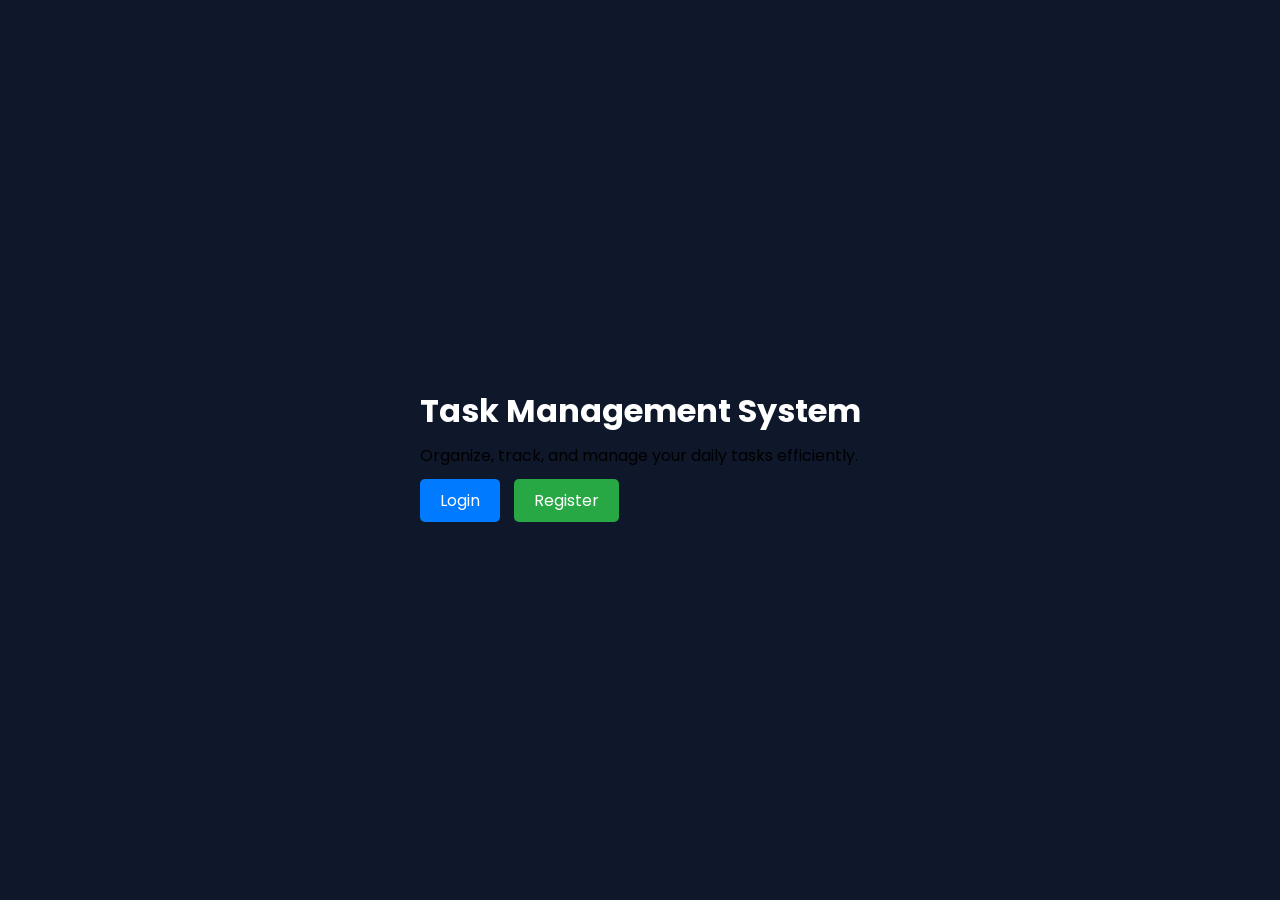
<file: frontend/index.html>
<!DOCTYPE html>
<html lang="en">
<head>
    <meta charset="UTF-8">
    <meta name="viewport" content="width=device-width, initial-scale=1.0">
    <title>Task Management App</title>
    <link rel="stylesheet" href="style.css">
</head>
<body>
    <div class="container">
        <h1>Task Management System</h1>
        <p>Organize, track, and manage your daily tasks efficiently.</p>
        <div style="margin-top: 20px;">
            <a href="login.html" style="padding: 10px 20px; background: #007bff; color: white; text-decoration: none; border-radius: 5px; margin-right: 10px;">Login</a>
            <a href="register.html" style="padding: 10px 20px; background: #28a745; color: white; text-decoration: none; border-radius: 5px;">Register</a>
        </div>
    </div>
</body>
</html>
</file>
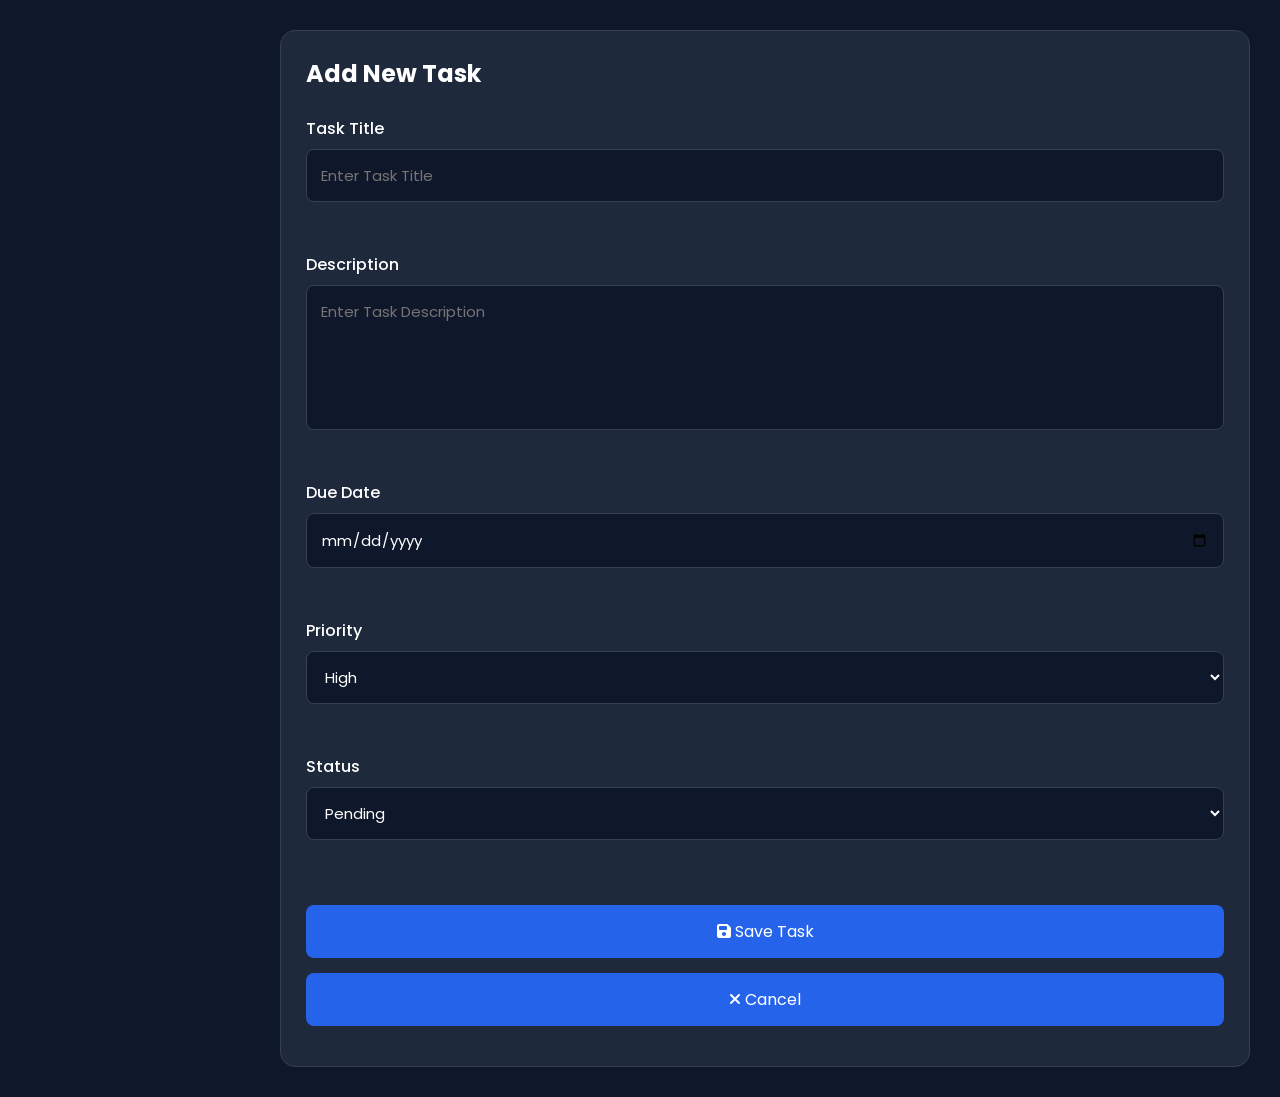
<file: frontend/addtask.html>
<!DOCTYPE html>
<html lang="en">

<head>
    <meta charset="UTF-8">
    <meta name="viewport" content="width=device-width, initial-scale=1.0">
    <title>Add Task | TaskFlow</title>

    <link rel="stylesheet" href="dashboard.css">

    <link rel="stylesheet"
        href="https://cdnjs.cloudflare.com/ajax/libs/font-awesome/6.5.2/css/all.min.css">
</head>

<body>

<div class="main">

    <div class="table-section">

        <h2>Add New Task</h2>

        <br>

        <form id="taskForm">

            <label>Task Title</label>

            <input
                type="text"
                id="title"
                placeholder="Enter Task Title"
                required>

            <br><br>

            <label>Description</label>

            <textarea
                id="description"
                placeholder="Enter Task Description"
                rows="5"></textarea>

            <br><br>

            <label>Due Date</label>

            <input
                type="date"
                id="due_date">

            <br><br>

            <label>Priority</label>

            <select id="priority">
                <option>High</option>
                <option>Medium</option>
                <option>Low</option>
            </select>

            <br><br>

            <label>Status</label>

            <select id="status">
                <option>Pending</option>
                <option>In Progress</option>
                <option>Completed</option>
            </select>

            <br><br>

            <button type="submit">
                <i class="fas fa-save"></i>
                Save Task
            </button>

            <button
                type="button"
                onclick="window.location.href='dashboard.html'">

                <i class="fas fa-times"></i>
                Cancel

            </button>

            <p id="taskMessage" style="margin-top:15px;color:green;"></p>

        </form>

    </div>

</div>

<!-- JavaScript -->
<script src="script.js"></script>

</body>

</html>
</file>
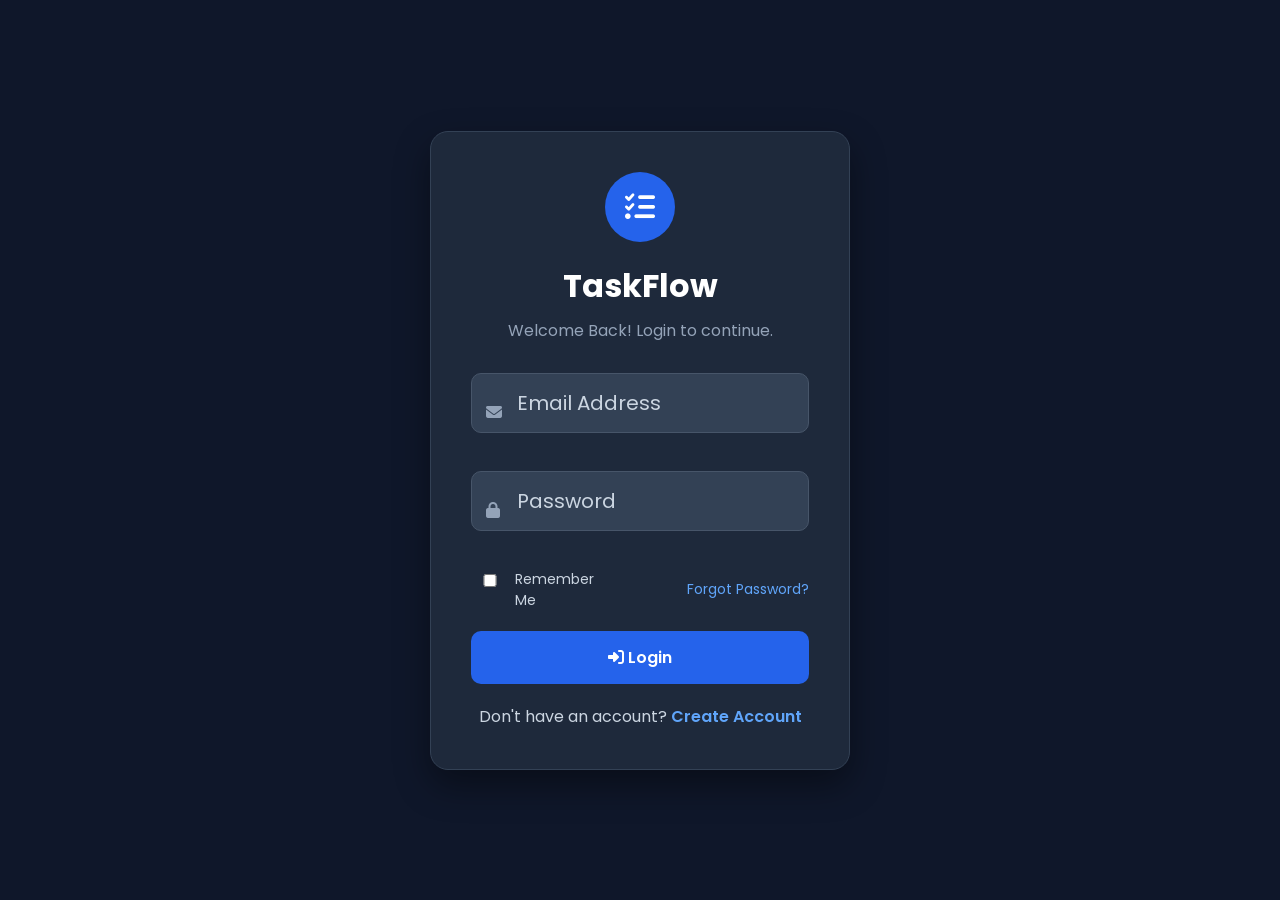
<file: frontend/dashboard.html>
<!DOCTYPE html>
<html lang="en">

<head>
    <meta charset="UTF-8">
    <meta name="viewport" content="width=device-width, initial-scale=1.0">

    <title>TaskFlow | Dashboard</title>

    <link rel="stylesheet" href="dashboard.css">

    <link rel="stylesheet"
        href="https://cdnjs.cloudflare.com/ajax/libs/font-awesome/6.5.2/css/all.min.css">
</head>

<body>

    <!-- Sidebar -->

    <div class="sidebar">

        <h2>TaskFlow</h2>

        <ul>

            <li class="active">
                <i class="fas fa-home"></i>
                Dashboard
            </li>

            <li>
                <i class="fas fa-tasks"></i>
                Tasks
            </li>

            <li>
                <i class="fas fa-calendar"></i>
                Calendar
            </li>

            <li>
                <i class="fas fa-chart-line"></i>
                Reports
            </li>

            <li>
                <i class="fas fa-cog"></i>
                Settings
            </li>

            <li onclick="logout()">
                <i class="fas fa-right-from-bracket"></i>
                Logout
            </li>

        </ul>

    </div>


    <!-- Main Content -->

    <div class="main">

        <!-- Top Bar -->

        <div class="topbar">

            <h1>Dashboard</h1>

            <div class="profile">

                <i class="fas fa-bell"></i>

                <span id="userName"></span>

                <img src="https://i.pravatar.cc/45" alt="Profile">

            </div>

        </div>


        <!-- Cards -->

        <div class="cards">

            <div class="card">

                <h3>Total Tasks</h3>

                <h2 id="totalTasks">0</h2>

            </div>


            <div class="card">

                <h3>Completed</h3>

                <h2 id="completedTasks">0</h2>

            </div>


            <div class="card">

                <h3>Pending</h3>

                <h2 id="pendingTasks">0</h2>

            </div>


            <div class="card">

                <h3>Overdue</h3>

                <h2 id="overdueTasks">0</h2>

            </div>

        </div>


        <!-- Task Table -->

        <div class="table-section">

            <div class="table-header">

                <h2>My Tasks</h2>

                <button onclick="window.location.href='addtask.html'">
                    <i class="fas fa-plus"></i>
                    Add Task
                </button>

            </div>


            <table>

                <thead>

                    <tr>

                        <th>Task</th>

                        <th>Priority</th>

                        <th>Status</th>

                        <th>Due Date</th>

                        <th>Action</th>

                    </tr>

                </thead>


                <tbody id="taskTableBody">

                    <!-- Tasks will be loaded from MySQL -->

                </tbody>

            </table>

        </div>

    </div>


    <!-- JavaScript -->

    <script src="script.js"></script>

</body>

</html>
</file>
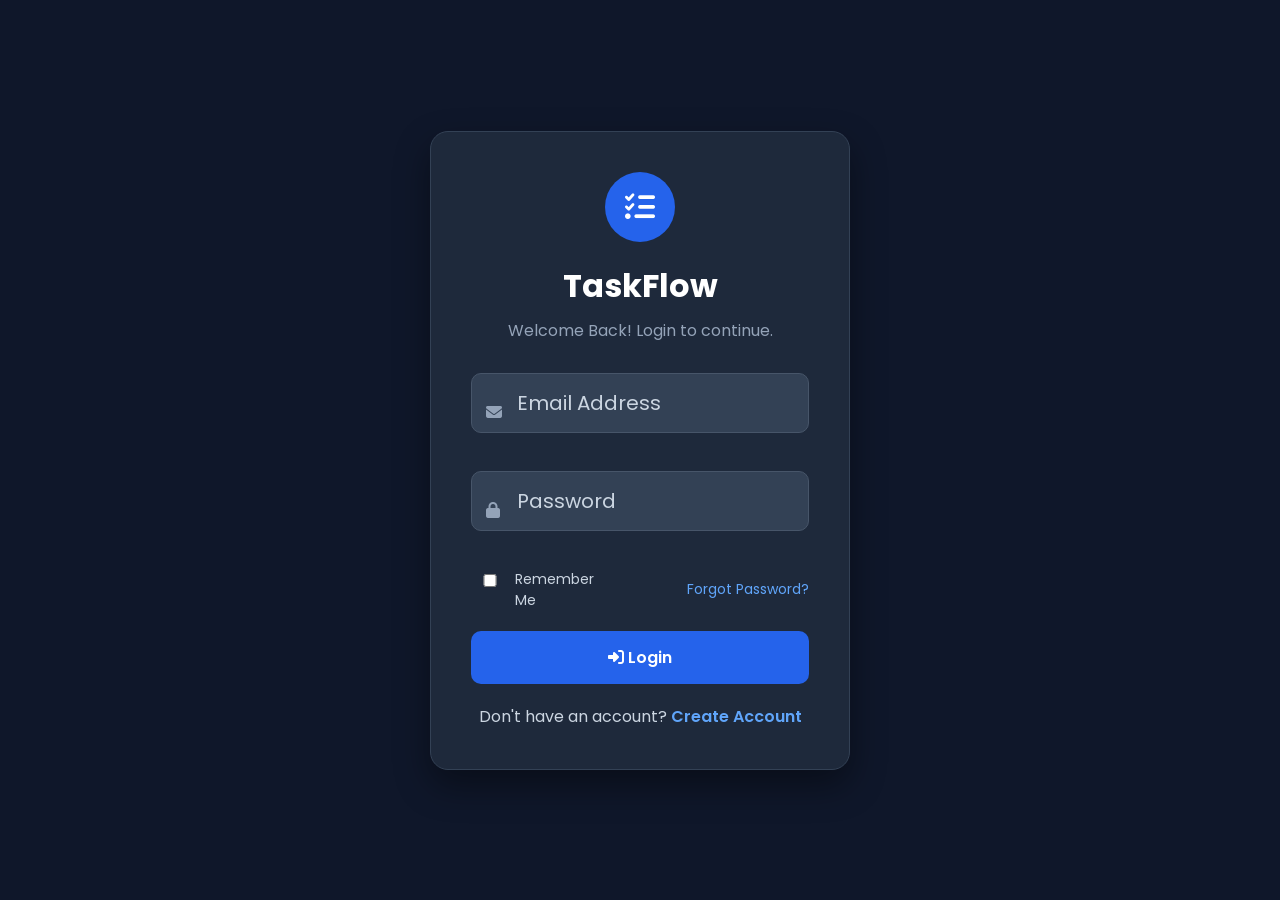
<file: frontend/edittask.html>
<!DOCTYPE html>
<html lang="en">

<head>

    <meta charset="UTF-8">

    <meta name="viewport"
          content="width=device-width, initial-scale=1.0">

    <title>Edit Task | TaskFlow</title>

    <link rel="stylesheet" href="dashboard.css">

    <link rel="stylesheet"
          href="https://cdnjs.cloudflare.com/ajax/libs/font-awesome/6.5.2/css/all.min.css">

</head>

<body>

<div class="main">

    <div class="table-section">

        <h2>
            <i class="fas fa-pen-to-square"></i>
            Edit Task
        </h2>

        <br>

        <form id="editTaskForm">

            <!-- Task Title -->

            <label>Task Title</label>

            <input
                type="text"
                id="editTitle"
                placeholder="Enter Task Title"
                required>

            <br><br>


            <!-- Description -->

            <label>Description</label>

            <textarea
                id="editDescription"
                placeholder="Enter Task Description"
                rows="5"></textarea>

            <br><br>


            <!-- Due Date -->

            <label>Due Date</label>

            <input
                type="date"
                id="editDueDate">

            <br><br>


            <!-- Priority -->

            <label>Priority</label>

            <select id="editPriority">

                <option value="High">High</option>

                <option value="Medium">Medium</option>

                <option value="Low">Low</option>

            </select>

            <br><br>


            <!-- Status -->

            <label>Status</label>

            <select id="editStatus">

                <option value="Pending">Pending</option>

                <option value="In Progress">In Progress</option>

                <option value="Completed">Completed</option>

            </select>

            <br><br>


            <!-- Update -->

            <button type="submit">

                <i class="fas fa-save"></i>

                Update Task

            </button>


            <!-- Cancel -->

            <button
                type="button"
                onclick="window.location.href='dashboard.html'">

                Cancel

            </button>

        </form>

    </div>

</div>

<script src="script.js"></script>

</body>

</html>
</file>
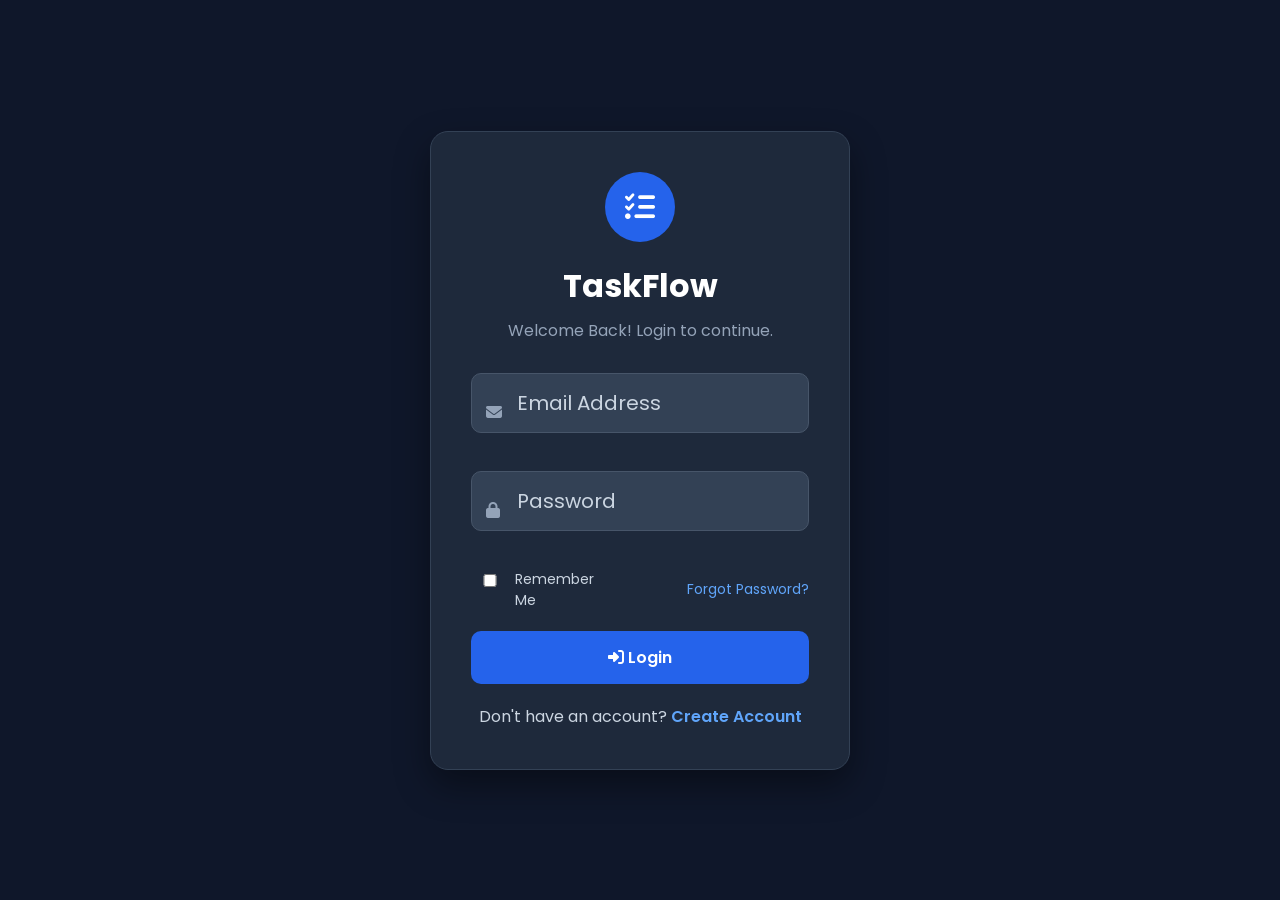
<file: frontend/login.html>
<!DOCTYPE html>
<html lang="en">

<head>
    <meta charset="UTF-8">
    <meta name="viewport" content="width=device-width, initial-scale=1.0">
    <title>TaskFlow | Login</title>

    <!-- Google Font -->
    <link href="https://fonts.googleapis.com/css2?family=Poppins:wght@300;400;500;600;700&display=swap"
        rel="stylesheet">

    <!-- Font Awesome -->
    <link rel="stylesheet"
        href="https://cdnjs.cloudflare.com/ajax/libs/font-awesome/6.5.2/css/all.min.css">

    <!-- CSS -->
    <link rel="stylesheet" href="style.css">
</head>

<body>

    <div class="card">

        <!-- Logo -->
        <div class="logo">
            <i class="fas fa-tasks"></i>
        </div>

        <!-- Heading -->
        <h1>TaskFlow</h1>

        <p class="subtitle">
            Welcome Back! Login to continue.
        </p>

        <!-- Login Form -->
        <form id="loginForm">

            <!-- Email -->
            <div class="input-group">
                <i class="fas fa-envelope"></i>
                <input type="email"
                       id="loginEmail"
                       placeholder="Email Address"
                       required>
            </div>

            <!-- Password -->
            <div class="input-group">
                <i class="fas fa-lock"></i>
                <input type="password"
                       id="loginPassword"
                       placeholder="Password"
                       required>
            </div>

            <!-- Options -->
            <div class="options">

                <label>
                    <input type="checkbox">
                    Remember Me
                </label>

                <a href="#">Forgot Password?</a>

            </div>

            <!-- Error Message -->
            <p id="loginError" class="error"></p>

            <!-- Login Button -->
            <button type="submit">
                <i class="fas fa-sign-in-alt"></i>
                Login
            </button>

        </form>

        <!-- Register Link -->
        <p class="link">
            Don't have an account?
            <a href="register.html">Create Account</a>
        </p>

    </div>

    <!-- JavaScript -->
    <script src="script.js"></script>

</body>

</html>
</file>
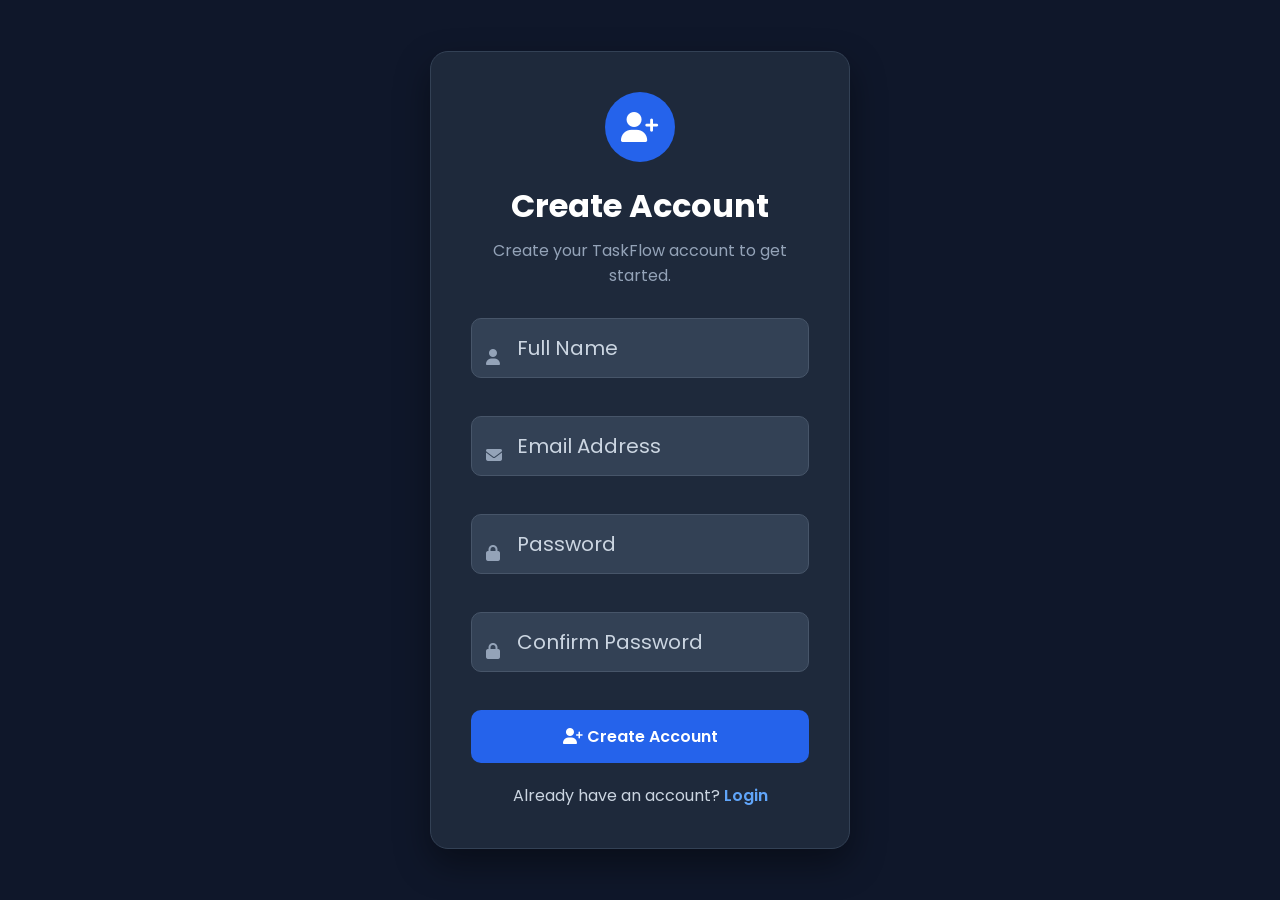
<file: frontend/register.html>
<!DOCTYPE html>
<html lang="en">

<head>
    <meta charset="UTF-8">
    <meta name="viewport" content="width=device-width, initial-scale=1.0">
    <title>TaskFlow | Register</title>

    <!-- Google Font -->
    <link href="https://fonts.googleapis.com/css2?family=Poppins:wght@300;400;500;600;700&display=swap"
        rel="stylesheet">

    <!-- Font Awesome -->
    <link rel="stylesheet"
        href="https://cdnjs.cloudflare.com/ajax/libs/font-awesome/6.5.2/css/all.min.css">

    <!-- CSS -->
    <link rel="stylesheet" href="style.css">
</head>

<body>

    <div class="card">

        <!-- Logo -->
        <div class="logo">
            <i class="fas fa-user-plus"></i>
        </div>

        <!-- Heading -->
        <h1>Create Account</h1>

        <p class="subtitle">
            Create your TaskFlow account to get started.
        </p>

        <!-- Register Form -->
        <form id="registerForm">

            <!-- Full Name -->
            <div class="input-group">
                <i class="fas fa-user"></i>
                <input type="text"
                       id="name"
                       placeholder="Full Name"
                       required>
            </div>

            <!-- Email -->
            <div class="input-group">
                <i class="fas fa-envelope"></i>
                <input type="email"
                       id="email"
                       placeholder="Email Address"
                       required>
            </div>

            <!-- Password -->
            <div class="input-group">
                <i class="fas fa-lock"></i>
                <input type="password"
                       id="password"
                       placeholder="Password"
                       required>
            </div>

            <!-- Confirm Password -->
            <div class="input-group">
                <i class="fas fa-lock"></i>
                <input type="password"
                       id="confirmPassword"
                       placeholder="Confirm Password"
                       required>
            </div>

            <!-- Error Message -->
            <p id="registerError" class="error"></p>

            <!-- Register Button -->
            <button type="submit">
                <i class="fas fa-user-plus"></i>
                Create Account
            </button>

        </form>

        <!-- Login Link -->
        <p class="link">
            Already have an account?
            <a href="login.html">Login</a>
        </p>

    </div>

    <!-- JavaScript -->
    <script src="script.js"></script>

</body>

</html>
</file>
<file: frontend/style.css>
/* Google Font */
@import url('https://fonts.googleapis.com/css2?family=Poppins:wght@300;400;500;600;700&display=swap');

*{
    margin:0;
    padding:0;
    box-sizing:border-box;
    font-family:'Poppins',sans-serif;
}

body{
    display:flex;
    justify-content:center;
    align-items:center;
    height:100vh;
    background:#0F172A;
}

/* Login/Register Card */
.card{
    width:420px;
    background:#1E293B;
    padding:40px;
    border-radius:18px;
    box-shadow:0 15px 35px rgba(0,0,0,0.4);
    border:1px solid #334155;
}

h1{
    color:white;
    text-align:center;
    font-size:32px;
    margin-bottom:8px;
}

.subtitle{
    color:#94A3B8;
    text-align:center;
    margin-bottom:30px;
}

/* Inputs */

input{
    width:100%;
    padding:14px 16px;
    margin-bottom:18px;
    background:#334155;
    border:1px solid #475569;
    border-radius:10px;
    color:white;
    font-size:20px;
    transition:.3s;
}

input::placeholder{
    color:#CBD5E1;
}

input:focus{
    outline:none;
    border-color:#3B82F6;
    box-shadow:0 0 8px rgba(59,130,246,.4);
}

/* Button */

button{
    width:100%;
    padding:14px;
    background:#2563EB;
    color:white;
    border:none;
    border-radius:10px;
    font-size:16px;
    font-weight:600;
    cursor:pointer;
    transition:.3s;
}

button:hover{
    background:#1D4ED8;
    transform:translateY(-2px);
}

/* Links */

.link{
    margin-top:20px;
    text-align:center;
    color:#CBD5E1;
}

.link a{
    color:#60A5FA;
    text-decoration:none;
    font-weight:600;
}

.link a:hover{
    color:white;
}

/* Responsive */

@media(max-width:480px){

.card{

    width:90%;
    padding:30px;

}

}
/* Logo */

.logo{
    width:70px;
    height:70px;
    margin:0 auto 20px;
    border-radius:50%;
    background:#2563EB;
    display:flex;
    justify-content:center;
    align-items:center;
}

.logo i{
    color:white;
    font-size:30px;
}

/* Input Group */

.input-group{
    position:relative;
    margin-bottom:20px;
}

.input-group i{
    position:absolute;
    left:15px;
    top:50%;
    transform:translateY(-50%);
    color:#94A3B8;
}

.input-group input{
    padding-left:45px;
}

/* Remember Me */

.options{
    display:flex;
    justify-content:space-between;
    align-items:center;
    margin-bottom:20px;
    font-size:14px;
}

.options label{
    color:#CBD5E1;
    display:flex;
    align-items:center;
    gap:6px;
}

.options a{
    color:#60A5FA;
    text-decoration:none;
}

.options a:hover{
    color:white;
}

/* Error */

.error{
    color:#EF4444;
    text-align:center;
    margin-bottom:15px;
    font-size:14px;
}
</file>
<file: frontend/dashboard.css>
/* Google Font */
@import url('https://fonts.googleapis.com/css2?family=Poppins:wght@300;400;500;600;700&display=swap');

*{
    margin:0;
    padding:0;
    box-sizing:border-box;
    font-family:'Poppins',sans-serif;
}

body{
    display:flex;
    background:#0F172A;
    color:white;
    min-height:100vh;
}

/* ================= Sidebar ================= */

.sidebar{
    width:250px;
    background:#1E293B;
    padding:30px 20px;
    position:fixed;
    height:100vh;
    border-right:1px solid #334155;
}

.sidebar h2{
    text-align:center;
    color:#3B82F6;
    margin-bottom:40px;
    font-size:28px;
}

.sidebar ul{
    list-style:none;
}

.sidebar ul li{
    padding:15px 18px;
    margin-bottom:12px;
    border-radius:10px;
    cursor:pointer;
    transition:0.3s;
    font-size:16px;
}

.sidebar ul li i{
    width:30px;
}

.sidebar ul li:hover,
.sidebar ul .active{
    background:#2563EB;
}

/* ================= Main ================= */

.main{
    margin-left:250px;
    width:calc(100% - 250px);
    padding:30px;
}

/* ================= Top Bar ================= */

.topbar{
    display:flex;
    justify-content:space-between;
    align-items:center;
    margin-bottom:35px;
}

.topbar h1{
    font-size:32px;
}

.profile{
    display:flex;
    align-items:center;
    gap:20px;
}

.profile i{
    font-size:22px;
    cursor:pointer;
}

.profile img{
    width:45px;
    height:45px;
    border-radius:50%;
    border:2px solid #3B82F6;
}

/* ================= Cards ================= */

.cards{
    display:grid;
    grid-template-columns:repeat(auto-fit,minmax(220px,1fr));
    gap:20px;
    margin-bottom:35px;
}

.card{
    background:#1E293B;
    padding:25px;
    border-radius:15px;
    border:1px solid #334155;
    transition:0.3s;
}

.card:hover{
    transform:translateY(-6px);
    box-shadow:0 10px 20px rgba(0,0,0,.3);
}

.card h3{
    color:#94A3B8;
    margin-bottom:15px;
    font-size:18px;
}

.card h2{
    color:#3B82F6;
    font-size:34px;
}

/* ================= Table ================= */

.table-section{
    background:#1E293B;
    padding:25px;
    border-radius:15px;
    border:1px solid #334155;
}

.table-header{
    display:flex;
    justify-content:space-between;
    align-items:center;
    margin-bottom:20px;
}

.table-header h2{
    font-size:24px;
}

.table-header button{
    background:#2563EB;
    color:white;
    border:none;
    padding:10px 18px;
    border-radius:8px;
    cursor:pointer;
    font-weight:600;
    transition:0.3s;
}

.table-header button:hover{
    background:#1D4ED8;
}

/* ================= Table ================= */

table{
    width:100%;
    border-collapse:collapse;
}

th{
    background:#334155;
    color:white;
    padding:15px;
    text-align:left;
}

td{
    padding:15px;
    border-bottom:1px solid #334155;
}

tr:hover{
    background:#283548;
}

/* ================= Priority ================= */

.high{
    background:#EF4444;
    color:white;
    padding:6px 12px;
    border-radius:20px;
    font-size:13px;
}

.medium{
    background:#F59E0B;
    color:white;
    padding:6px 12px;
    border-radius:20px;
    font-size:13px;
}

.low{
    background:#10B981;
    color:white;
    padding:6px 12px;
    border-radius:20px;
    font-size:13px;
}

/* ================= Buttons ================= */

.edit{
    background:#3B82F6;
    color:white;
    border:none;
    padding:8px 14px;
    border-radius:6px;
    cursor:pointer;
    margin-right:8px;
}

.delete{
    background:#EF4444;
    color:white;
    border:none;
    padding:8px 14px;
    border-radius:6px;
    cursor:pointer;
}

.edit:hover{
    background:#2563EB;
}

.delete:hover{
    background:#DC2626;
}

/* ================= Responsive ================= */

@media(max-width:900px){

.sidebar{
    width:80px;
}

.sidebar h2{
    font-size:18px;
}

.sidebar ul li{
    text-align:center;
    padding:18px 0;
}

.sidebar ul li i{
    margin-right:0;
}

.sidebar ul li{
    font-size:0;
}

.sidebar ul li i{
    font-size:18px;
}

.main{
    margin-left:80px;
    width:calc(100% - 80px);
}

}

@media(max-width:768px){

.cards{
    grid-template-columns:1fr;
}

.table-section{
    overflow-x:auto;
}

}
/* Add Task Form */

form{

    display:flex;

    flex-direction:column;

}

label{

    margin-bottom:8px;

    font-weight:500;

}

input,
textarea,
select{

    width:100%;

    padding:14px;

    border-radius:8px;

    border:1px solid #334155;

    background:#0F172A;

    color:white;

    font-size:15px;

}

textarea{

    resize:none;

}

form button{

    margin-top:15px;

    padding:14px;

    border:none;

    border-radius:8px;

    background:#2563EB;

    color:white;

    cursor:pointer;

    font-size:16px;

}

form button:hover{

    background:#1D4ED8;

}
</file>
